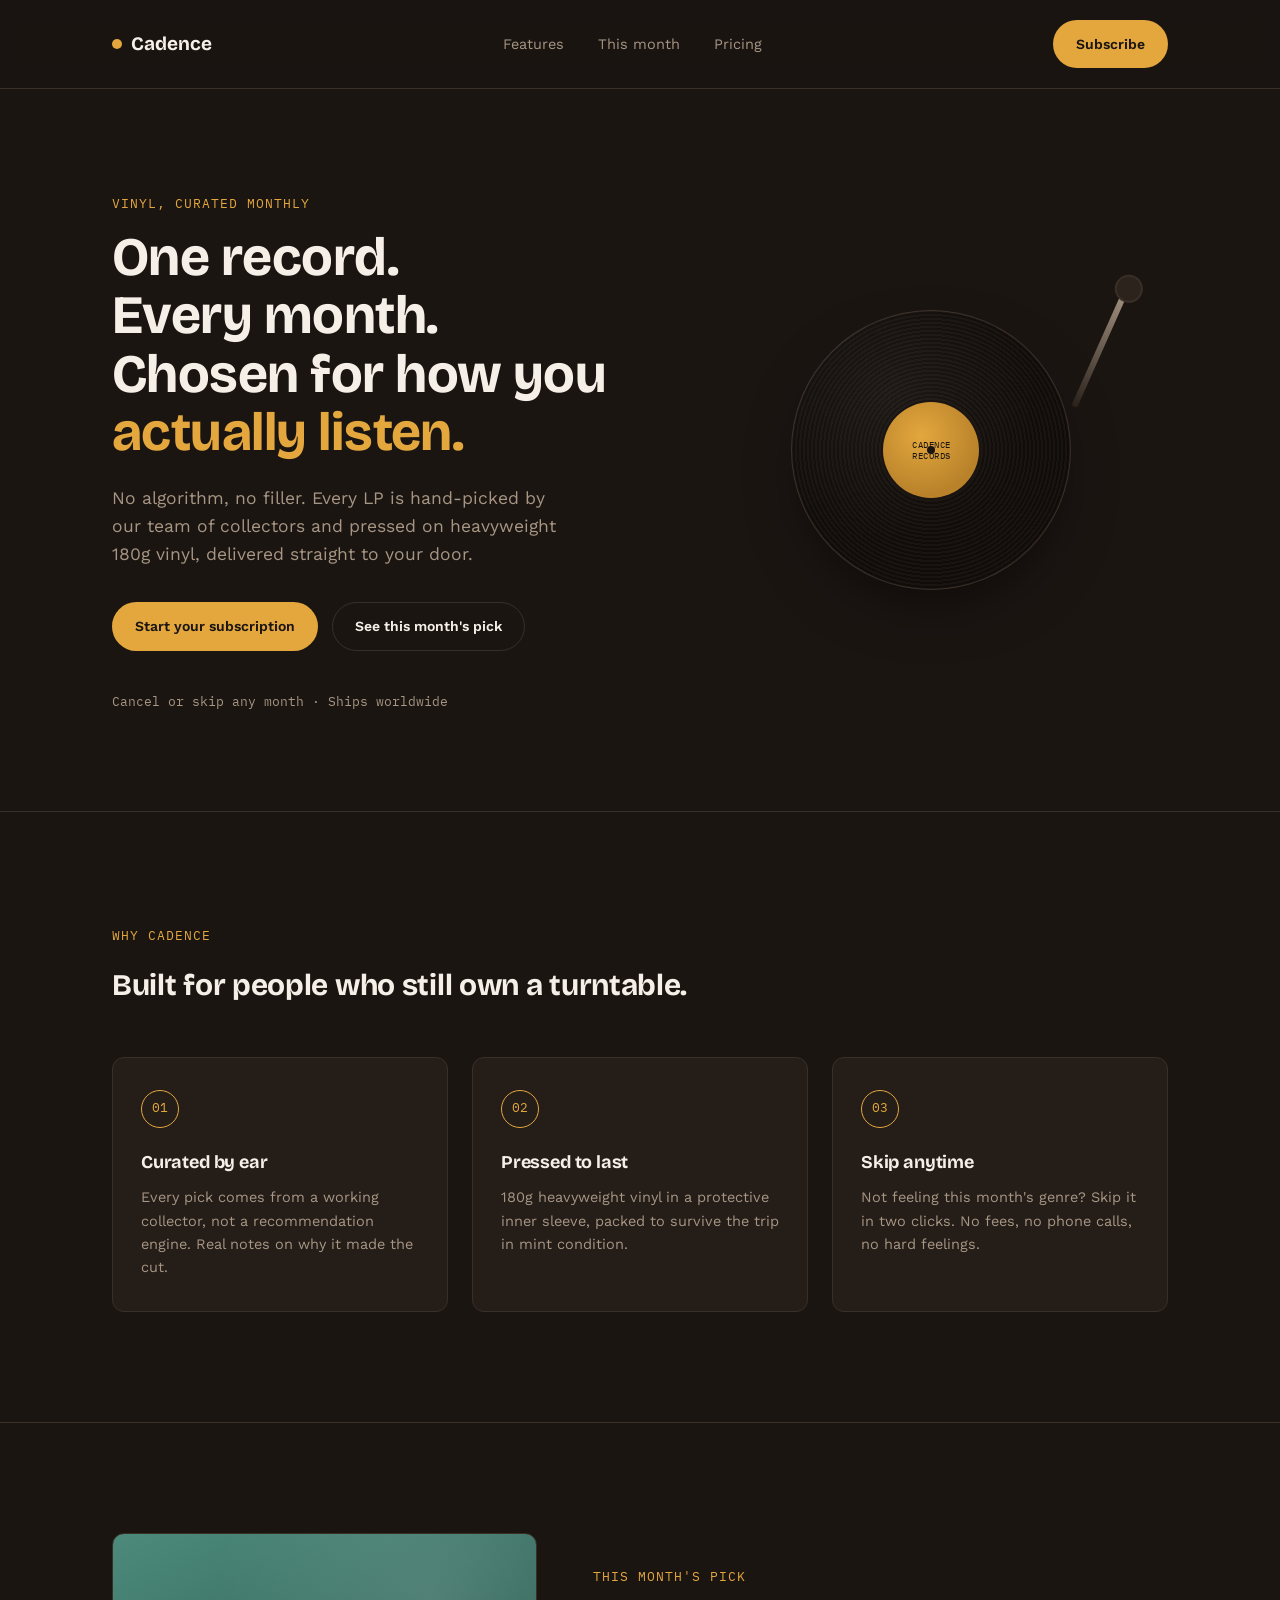
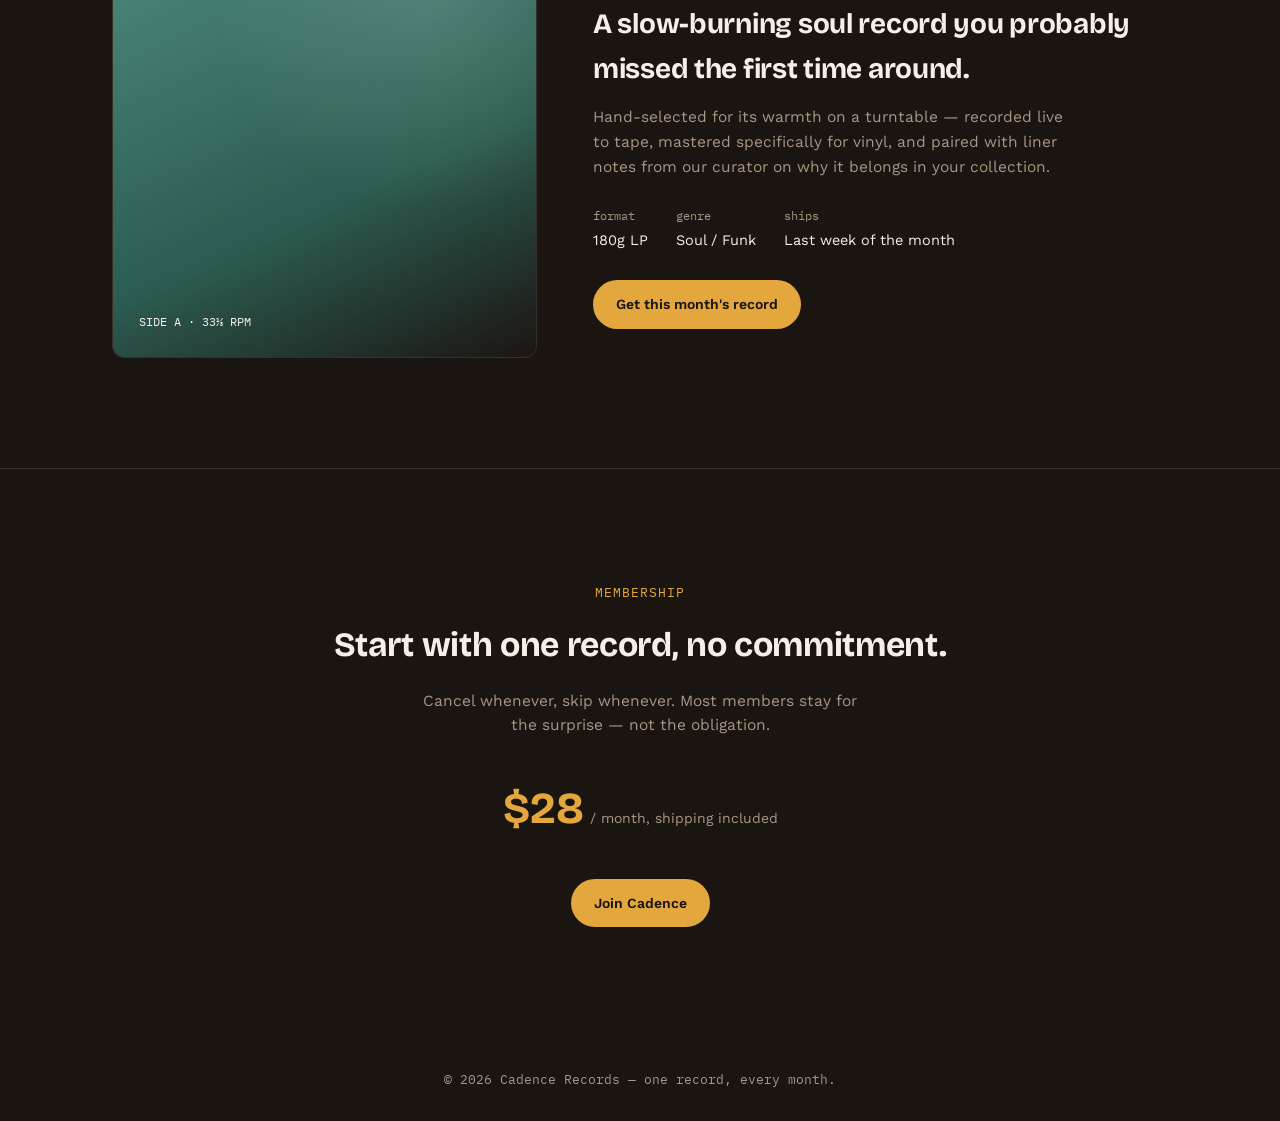
<file: index.html>
<!DOCTYPE html>
<html lang="en">
<head>
<meta charset="UTF-8">
<meta name="viewport" content="width=device-width, initial-scale=1.0">
<title>Cadence — one record, every month</title>
<link rel="preconnect" href="https://fonts.googleapis.com">
<link rel="preconnect" href="https://fonts.gstatic.com" crossorigin>
<link href="https://fonts.googleapis.com/css2?family=Bricolage+Grotesque:wght@600;700&family=Work+Sans:wght@400;500;600&family=IBM+Plex+Mono:wght@400;500&display=swap" rel="stylesheet">
<link rel="stylesheet" href="style.css">
</head>
<body>

  <header>
    <nav class="wrap">
      <div class="logo"><span class="dot"></span>Cadence</div>
      <div class="nav-links">
        <a href="#features">Features</a>
        <a href="#pick">This month</a>
        <a href="#pricing">Pricing</a>
      </div>
      <a href="#pricing" class="btn btn-primary">Subscribe</a>
    </nav>
  </header>

  <section class="hero">
    <div class="wrap">
      <div>
        <span class="eyebrow">Vinyl, curated monthly</span>
        <h1>One record.<br>Every month.<br>Chosen for how you <span class="accent">actually listen.</span></h1>
        <p class="lead">No algorithm, no filler. Every LP is hand-picked by our team of collectors and pressed on heavyweight 180g vinyl, delivered straight to your door.</p>
        <div class="hero-actions">
          <a href="#pricing" class="btn btn-primary">Start your subscription</a>
          <a href="#pick" class="btn btn-ghost">See this month's pick</a>
        </div>
        <div class="hero-note">Cancel or skip any month · Ships worldwide</div>
      </div>
      <div class="record-stage">
        <div class="tonearm"></div>
        <div class="record">
          <div class="record-label"><span>CADENCE<br>RECORDS</span></div>
        </div>
      </div>
    </div>
  </section>

  <section id="features">
    <div class="wrap">
      <span class="eyebrow">Why Cadence</span>
      <h2 style="font-size:30px;">Built for people who still own a turntable.</h2>
      <div class="features-grid">
        <div class="feature-card">
          <div class="feature-mark">01</div>
          <h3>Curated by ear</h3>
          <p>Every pick comes from a working collector, not a recommendation engine. Real notes on why it made the cut.</p>
        </div>
        <div class="feature-card">
          <div class="feature-mark">02</div>
          <h3>Pressed to last</h3>
          <p>180g heavyweight vinyl in a protective inner sleeve, packed to survive the trip in mint condition.</p>
        </div>
        <div class="feature-card">
          <div class="feature-mark">03</div>
          <h3>Skip anytime</h3>
          <p>Not feeling this month's genre? Skip it in two clicks. No fees, no phone calls, no hard feelings.</p>
        </div>
      </div>
    </div>
  </section>

  <section id="pick" class="pick-section">
    <div class="wrap">
      <div class="pick-sleeve"><span>SIDE A · 33⅓ RPM</span></div>
      <div>
        <span class="eyebrow">This month's pick</span>
        <h2>A slow-burning soul record you probably missed the first time around.</h2>
        <p>Hand-selected for its warmth on a turntable — recorded live to tape, mastered specifically for vinyl, and paired with liner notes from our curator on why it belongs in your collection.</p>
        <div class="pick-meta">
          <div>format<span>180g LP</span></div>
          <div>genre<span>Soul / Funk</span></div>
          <div>ships<span>Last week of the month</span></div>
        </div>
        <a href="#pricing" class="btn btn-primary">Get this month's record</a>
      </div>
    </div>
  </section>

  <section id="pricing" class="cta-section">
    <div class="wrap">
      <span class="eyebrow">Membership</span>
      <h2>Start with one record, no commitment.</h2>
      <p>Cancel whenever, skip whenever. Most members stay for the surprise — not the obligation.</p>
      <div class="price-tag">
        <span class="num">$28</span>
        <span class="per">/ month, shipping included</span>
      </div>
      <div>
        <a href="#" class="btn btn-primary">Join Cadence</a>
      </div>
    </div>
  </section>

  <footer>
    <div class="wrap">© 2026 Cadence Records — one record, every month.</div>
  </footer>

</body>
</html>
</file>
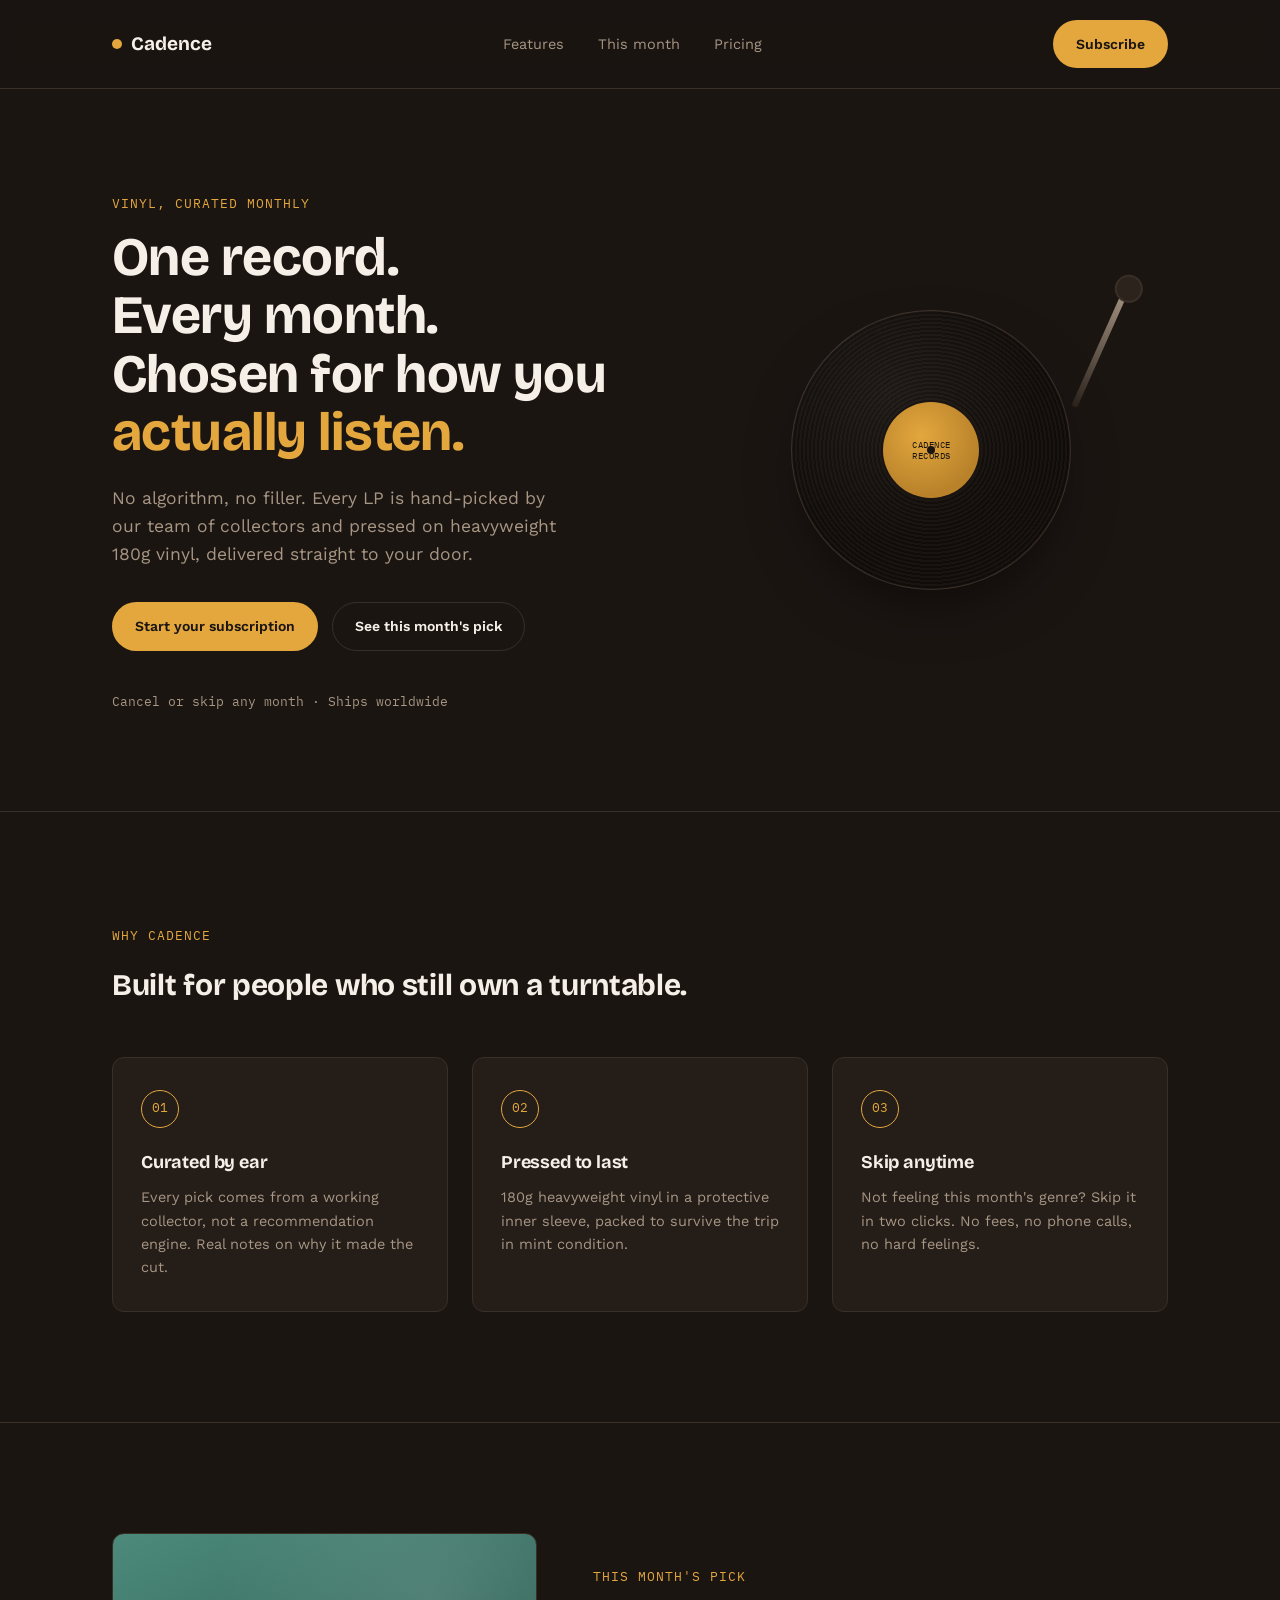
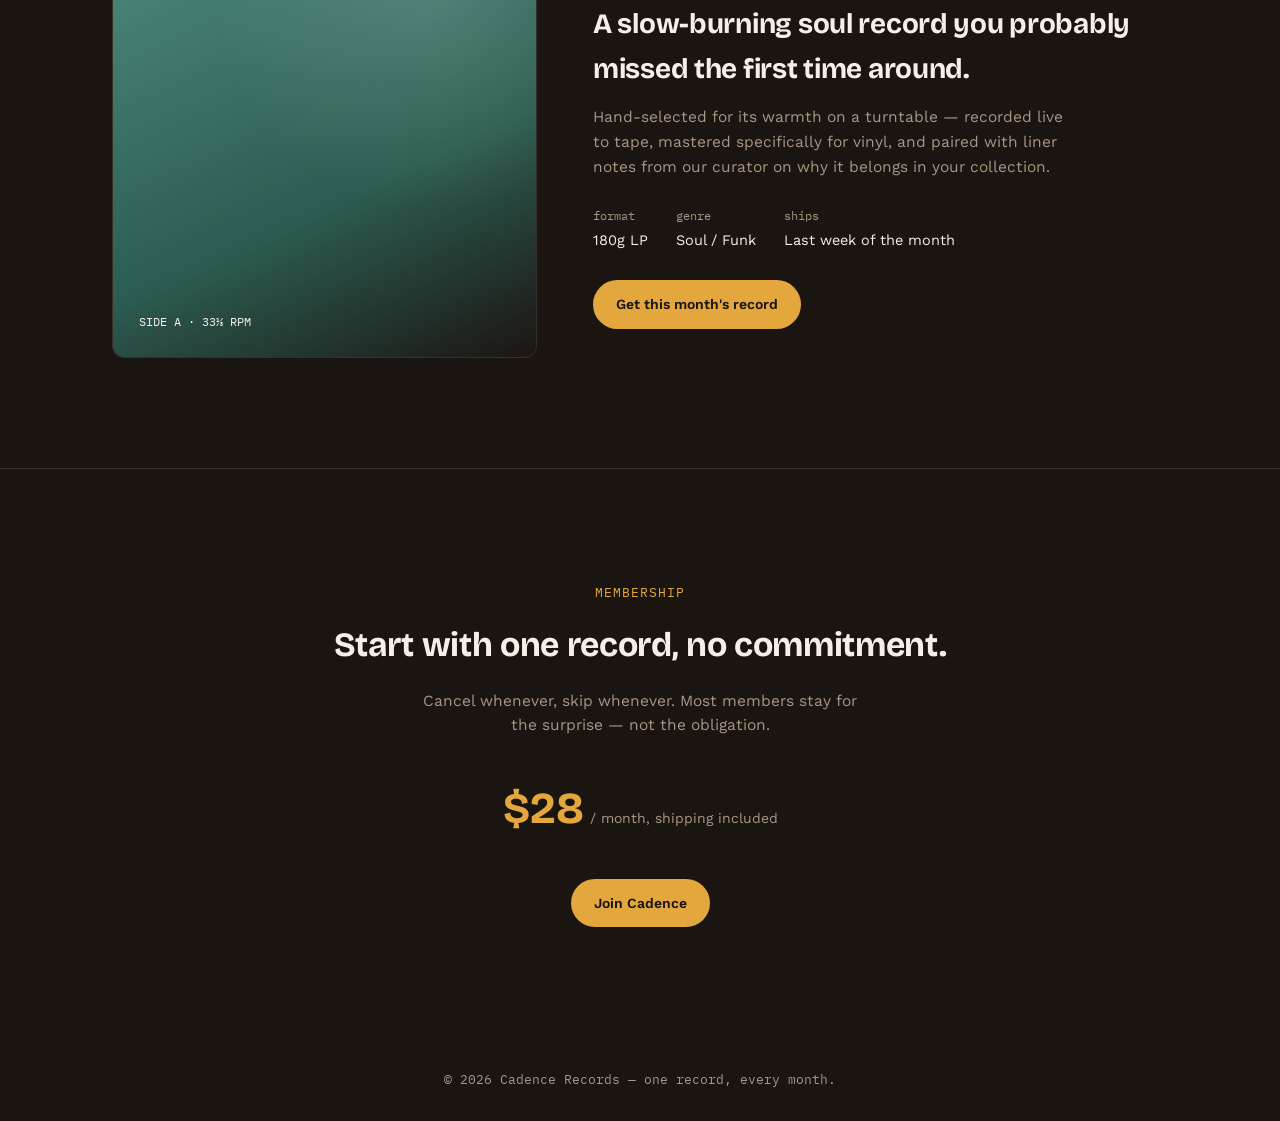
<file: Landing_page.html>
<!DOCTYPE html>
<html lang="en">
<head>
<meta charset="UTF-8">
<meta name="viewport" content="width=device-width, initial-scale=1.0">
<title>Cadence — one record, every month</title>
<link rel="preconnect" href="https://fonts.googleapis.com">
<link rel="preconnect" href="https://fonts.gstatic.com" crossorigin>
<link href="https://fonts.googleapis.com/css2?family=Bricolage+Grotesque:wght@600;700&family=Work+Sans:wght@400;500;600&family=IBM+Plex+Mono:wght@400;500&display=swap" rel="stylesheet">
<link rel="stylesheet" href="Landing_page.css">
</head>
<body>

  <header>
    <nav class="wrap">
      <div class="logo"><span class="dot"></span>Cadence</div>
      <div class="nav-links">
        <a href="#features">Features</a>
        <a href="#pick">This month</a>
        <a href="#pricing">Pricing</a>
      </div>
      <a href="#pricing" class="btn btn-primary">Subscribe</a>
    </nav>
  </header>

  <section class="hero">
    <div class="wrap">
      <div>
        <span class="eyebrow">Vinyl, curated monthly</span>
        <h1>One record.<br>Every month.<br>Chosen for how you <span class="accent">actually listen.</span></h1>
        <p class="lead">No algorithm, no filler. Every LP is hand-picked by our team of collectors and pressed on heavyweight 180g vinyl, delivered straight to your door.</p>
        <div class="hero-actions">
          <a href="#pricing" class="btn btn-primary">Start your subscription</a>
          <a href="#pick" class="btn btn-ghost">See this month's pick</a>
        </div>
        <div class="hero-note">Cancel or skip any month · Ships worldwide</div>
      </div>
      <div class="record-stage">
        <div class="tonearm"></div>
        <div class="record">
          <div class="record-label"><span>CADENCE<br>RECORDS</span></div>
        </div>
      </div>
    </div>
  </section>

  <section id="features">
    <div class="wrap">
      <span class="eyebrow">Why Cadence</span>
      <h2 style="font-size:30px;">Built for people who still own a turntable.</h2>
      <div class="features-grid">
        <div class="feature-card">
          <div class="feature-mark">01</div>
          <h3>Curated by ear</h3>
          <p>Every pick comes from a working collector, not a recommendation engine. Real notes on why it made the cut.</p>
        </div>
        <div class="feature-card">
          <div class="feature-mark">02</div>
          <h3>Pressed to last</h3>
          <p>180g heavyweight vinyl in a protective inner sleeve, packed to survive the trip in mint condition.</p>
        </div>
        <div class="feature-card">
          <div class="feature-mark">03</div>
          <h3>Skip anytime</h3>
          <p>Not feeling this month's genre? Skip it in two clicks. No fees, no phone calls, no hard feelings.</p>
        </div>
      </div>
    </div>
  </section>

  <section id="pick" class="pick-section">
    <div class="wrap">
      <div class="pick-sleeve"><span>SIDE A · 33⅓ RPM</span></div>
      <div>
        <span class="eyebrow">This month's pick</span>
        <h2>A slow-burning soul record you probably missed the first time around.</h2>
        <p>Hand-selected for its warmth on a turntable — recorded live to tape, mastered specifically for vinyl, and paired with liner notes from our curator on why it belongs in your collection.</p>
        <div class="pick-meta">
          <div>format<span>180g LP</span></div>
          <div>genre<span>Soul / Funk</span></div>
          <div>ships<span>Last week of the month</span></div>
        </div>
        <a href="#pricing" class="btn btn-primary">Get this month's record</a>
      </div>
    </div>
  </section>

  <section id="pricing" class="cta-section">
    <div class="wrap">
      <span class="eyebrow">Membership</span>
      <h2>Start with one record, no commitment.</h2>
      <p>Cancel whenever, skip whenever. Most members stay for the surprise — not the obligation.</p>
      <div class="price-tag">
        <span class="num">$28</span>
        <span class="per">/ month, shipping included</span>
      </div>
      <div>
        <a href="#" class="btn btn-primary">Join Cadence</a>
      </div>
    </div>
  </section>

  <footer>
    <div class="wrap">© 2026 Cadence Records — one record, every month.</div>
  </footer>

</body>
</html>
</file>
<file: style.css>
/* ============ Design tokens ============ */
:root{
  --bg:            #1b1512;
  --surface:       #241d18;
  --surface-2:     #2c231d;
  --line:          #3a2f27;
  --text:          #f5efe7;
  --text-muted:    #a79684;
  --amber:         #e3a73e;
  --amber-soft:    #e3a73e22;
  --teal:          #4c8a7c;
  --teal-soft:     #4c8a7c22;
  --radius:        12px;
}

*{ margin:0; padding:0; box-sizing:border-box; }

html{ scroll-behavior:smooth; }

body{
  background:var(--bg);
  color:var(--text);
  font-family:'Work Sans', sans-serif;
  line-height:1.6;
  -webkit-font-smoothing:antialiased;
}

h1,h2,h3{ font-family:'Bricolage Grotesque', sans-serif; font-weight:700; letter-spacing:-0.01em; }

a{ color:inherit; text-decoration:none; }

.mono{ font-family:'IBM Plex Mono', monospace; }

.wrap{
  max-width:1120px;
  margin:0 auto;
  padding:0 32px;
}

section{ padding:110px 0; border-bottom:1px solid var(--line); }

.eyebrow{
  font-family:'IBM Plex Mono', monospace;
  font-size:12.5px;
  color:var(--amber);
  text-transform:uppercase;
  letter-spacing:0.08em;
  margin-bottom:16px;
  display:inline-block;
}

/* ============ Nav ============ */
header{
  position:fixed;
  top:0; left:0; right:0;
  z-index:100;
  backdrop-filter:blur(10px);
  background:rgba(27,21,18,0.85);
  border-bottom:1px solid var(--line);
}
nav.wrap{
  display:flex;
  align-items:center;
  justify-content:space-between;
  padding-top:20px;
  padding-bottom:20px;
  flex-wrap:wrap;
  gap:14px;
}
.logo{
  font-family:'Bricolage Grotesque', sans-serif;
  font-size:19px;
  font-weight:700;
  display:flex;
  align-items:center;
  gap:9px;
}
.logo .dot{
  width:10px; height:10px;
  border-radius:50%;
  background:var(--amber);
  display:inline-block;
}
.nav-links{
  display:flex;
  gap:34px;
  font-size:14.5px;
  color:var(--text-muted);
}
.nav-links a{ transition:color .2s ease; }
.nav-links a:hover{ color:var(--text); }

.btn{
  display:inline-flex;
  align-items:center;
  gap:8px;
  padding:12px 22px;
  border-radius:100px;
  font-size:14px;
  font-weight:600;
  border:1px solid transparent;
  transition:all .2s ease;
  cursor:pointer;
}
.btn-primary{
  background:var(--amber);
  color:#1b1512;
}
.btn-primary:hover{
  background:#f2b854;
  transform:translateY(-2px);
  box-shadow:0 10px 24px -8px var(--amber-soft);
}
.btn-ghost{
  border-color:var(--line);
  color:var(--text);
}
.btn-ghost:hover{
  border-color:var(--teal);
  color:var(--teal);
}

/* ============ Hero ============ */
.hero{
  padding-top:190px;
  padding-bottom:100px;
}
.hero .wrap{
  display:grid;
  grid-template-columns:1.05fr 0.95fr;
  gap:60px;
  align-items:center;
}
.hero h1{
  font-size:clamp(36px, 5vw, 54px);
  line-height:1.08;
  margin-bottom:22px;
}
.hero h1 .accent{ color:var(--amber); }
.hero p.lead{
  font-size:17.5px;
  color:var(--text-muted);
  max-width:460px;
  margin-bottom:34px;
}
.hero-actions{ display:flex; gap:14px; flex-wrap:wrap; margin-bottom:40px; }

.hero-note{
  font-family:'IBM Plex Mono', monospace;
  font-size:12.5px;
  color:var(--text-muted);
}

/* ---- CSS-only spinning record (signature element) ---- */
.record-stage{
  position:relative;
  display:flex;
  align-items:center;
  justify-content:center;
  height:360px;
}
.record{
  width:280px;
  height:280px;
  border-radius:50%;
  background:
    repeating-radial-gradient(circle at center,
      #0f0c0a 0px, #0f0c0a 2px,
      #191410 2px, #191410 4px);
  box-shadow:
    0 25px 60px -20px rgba(0,0,0,0.6),
    inset 0 0 0 1px var(--line);
  position:relative;
  animation:spin 14s linear infinite;
  animation-play-state:paused;
}
.record-stage:hover .record{ animation-play-state:running; }
.record::before{
  content:"";
  position:absolute;
  inset:0;
  border-radius:50%;
  background:radial-gradient(circle at 35% 30%, rgba(255,255,255,0.05), transparent 55%);
}
.record-label{
  position:absolute;
  top:50%; left:50%;
  width:96px; height:96px;
  transform:translate(-50%,-50%);
  border-radius:50%;
  background:radial-gradient(circle at 40% 35%, var(--amber), #b9822a 70%);
  display:flex;
  align-items:center;
  justify-content:center;
  box-shadow:0 0 0 2px var(--bg);
}
.record-label span{
  font-family:'IBM Plex Mono', monospace;
  font-size:9px;
  letter-spacing:0.06em;
  color:#1b1512;
  text-align:center;
  line-height:1.3;
}
.record-label::after{
  content:"";
  position:absolute;
  width:8px; height:8px;
  border-radius:50%;
  background:var(--bg);
}
.tonearm{
  position:absolute;
  top:18px; right:38px;
  width:6px; height:130px;
  background:linear-gradient(var(--text-muted), var(--surface-2));
  border-radius:4px;
  transform-origin:top center;
  transform:rotate(24deg);
}
.tonearm::before{
  content:"";
  position:absolute;
  top:-14px; left:-9px;
  width:24px; height:24px;
  border-radius:50%;
  background:var(--surface-2);
  border:2px solid var(--line);
}
@keyframes spin{ to{ transform:rotate(360deg); } }

/* ============ Features ============ */
.features-grid{
  display:grid;
  grid-template-columns:repeat(3, 1fr);
  gap:24px;
  margin-top:48px;
}
.feature-card{
  background:var(--surface);
  border:1px solid var(--line);
  border-radius:var(--radius);
  padding:32px 28px;
  transition:transform .25s ease, border-color .25s ease;
}
.feature-card:hover{
  transform:translateY(-6px);
  border-color:var(--amber);
}
.feature-mark{
  width:38px; height:38px;
  border-radius:50%;
  border:1.5px solid var(--amber);
  display:flex;
  align-items:center;
  justify-content:center;
  margin-bottom:20px;
  font-family:'IBM Plex Mono', monospace;
  font-size:13px;
  color:var(--amber);
}
.feature-card h3{ font-size:18px; margin-bottom:10px; }
.feature-card p{ color:var(--text-muted); font-size:14.5px; }

/* ============ This month's pick ============ */
.pick-section .wrap{
  display:grid;
  grid-template-columns:0.85fr 1.15fr;
  gap:56px;
  align-items:center;
}
.pick-sleeve{
  aspect-ratio:1;
  border-radius:var(--radius);
  background:linear-gradient(155deg, var(--teal) 0%, #2c5c51 60%, #1b1512 100%);
  border:1px solid var(--line);
  display:flex;
  align-items:flex-end;
  padding:26px;
  position:relative;
  overflow:hidden;
}
.pick-sleeve::after{
  content:"";
  position:absolute;
  inset:0;
  background:radial-gradient(circle at 75% 15%, rgba(255,255,255,0.12), transparent 45%);
}
.pick-sleeve span{
  font-family:'IBM Plex Mono', monospace;
  font-size:12px;
  color:var(--text);
  position:relative;
  z-index:1;
}
.pick-section h2{ font-size:28px; margin-bottom:14px; }
.pick-section p{ color:var(--text-muted); font-size:15.5px; margin-bottom:26px; max-width:480px; }
.pick-meta{ display:flex; gap:28px; flex-wrap:wrap; margin-bottom:28px; }
.pick-meta div{ font-family:'IBM Plex Mono', monospace; font-size:12px; color:var(--text-muted); }
.pick-meta div span{ display:block; color:var(--text); font-family:'Work Sans', sans-serif; font-size:14.5px; margin-top:4px; }

/* ============ Pricing / CTA ============ */
.cta-section{ text-align:center; border-bottom:none; }
.cta-section h2{ font-size:34px; margin-bottom:16px; }
.cta-section p{ color:var(--text-muted); max-width:460px; margin:0 auto 36px; font-size:15.5px; }
.price-tag{
  display:inline-flex;
  align-items:baseline;
  gap:6px;
  margin-bottom:34px;
}
.price-tag .num{ font-family:'Bricolage Grotesque', sans-serif; font-size:44px; font-weight:700; color:var(--amber); }
.price-tag .per{ color:var(--text-muted); font-size:14px; }

footer{
  padding:32px 0;
  text-align:center;
  font-family:'IBM Plex Mono', monospace;
  font-size:12.5px;
  color:var(--text-muted);
}

/* ============ Responsive ============ */
@media (max-width:860px){
  section{ padding:70px 0; }
  .hero{ padding-top:150px; padding-bottom:60px; }
  .hero .wrap{ grid-template-columns:1fr; gap:40px; }
  .record-stage{ height:280px; order:-1; }
  .record{ width:220px; height:220px; }
  .features-grid{ grid-template-columns:1fr; }
  .pick-section .wrap{ grid-template-columns:1fr; }
  nav.wrap{ justify-content:center; text-align:center; }
  .nav-links{ gap:18px; flex-wrap:wrap; justify-content:center; }
}

@media (prefers-reduced-motion: reduce){
  .record{ animation:none !important; }
  *{ transition:none !important; scroll-behavior:auto !important; }
}
</file>
<file: Landing_page.css>
/* ============ Design tokens ============ */
:root{
  --bg:            #1b1512;
  --surface:       #241d18;
  --surface-2:     #2c231d;
  --line:          #3a2f27;
  --text:          #f5efe7;
  --text-muted:    #a79684;
  --amber:         #e3a73e;
  --amber-soft:    #e3a73e22;
  --teal:          #4c8a7c;
  --teal-soft:     #4c8a7c22;
  --radius:        12px;
}

*{ margin:0; padding:0; box-sizing:border-box; }

html{ scroll-behavior:smooth; }

body{
  background:var(--bg);
  color:var(--text);
  font-family:'Work Sans', sans-serif;
  line-height:1.6;
  -webkit-font-smoothing:antialiased;
}

h1,h2,h3{ font-family:'Bricolage Grotesque', sans-serif; font-weight:700; letter-spacing:-0.01em; }

a{ color:inherit; text-decoration:none; }

.mono{ font-family:'IBM Plex Mono', monospace; }

.wrap{
  max-width:1120px;
  margin:0 auto;
  padding:0 32px;
}

section{ padding:110px 0; border-bottom:1px solid var(--line); }

.eyebrow{
  font-family:'IBM Plex Mono', monospace;
  font-size:12.5px;
  color:var(--amber);
  text-transform:uppercase;
  letter-spacing:0.08em;
  margin-bottom:16px;
  display:inline-block;
}

/* ============ Nav ============ */
header{
  position:fixed;
  top:0; left:0; right:0;
  z-index:100;
  backdrop-filter:blur(10px);
  background:rgba(27,21,18,0.85);
  border-bottom:1px solid var(--line);
}
nav.wrap{
  display:flex;
  align-items:center;
  justify-content:space-between;
  padding-top:20px;
  padding-bottom:20px;
  flex-wrap:wrap;
  gap:14px;
}
.logo{
  font-family:'Bricolage Grotesque', sans-serif;
  font-size:19px;
  font-weight:700;
  display:flex;
  align-items:center;
  gap:9px;
}
.logo .dot{
  width:10px; height:10px;
  border-radius:50%;
  background:var(--amber);
  display:inline-block;
}
.nav-links{
  display:flex;
  gap:34px;
  font-size:14.5px;
  color:var(--text-muted);
}
.nav-links a{ transition:color .2s ease; }
.nav-links a:hover{ color:var(--text); }

.btn{
  display:inline-flex;
  align-items:center;
  gap:8px;
  padding:12px 22px;
  border-radius:100px;
  font-size:14px;
  font-weight:600;
  border:1px solid transparent;
  transition:all .2s ease;
  cursor:pointer;
}
.btn-primary{
  background:var(--amber);
  color:#1b1512;
}
.btn-primary:hover{
  background:#f2b854;
  transform:translateY(-2px);
  box-shadow:0 10px 24px -8px var(--amber-soft);
}
.btn-ghost{
  border-color:var(--line);
  color:var(--text);
}
.btn-ghost:hover{
  border-color:var(--teal);
  color:var(--teal);
}

/* ============ Hero ============ */
.hero{
  padding-top:190px;
  padding-bottom:100px;
}
.hero .wrap{
  display:grid;
  grid-template-columns:1.05fr 0.95fr;
  gap:60px;
  align-items:center;
}
.hero h1{
  font-size:clamp(36px, 5vw, 54px);
  line-height:1.08;
  margin-bottom:22px;
}
.hero h1 .accent{ color:var(--amber); }
.hero p.lead{
  font-size:17.5px;
  color:var(--text-muted);
  max-width:460px;
  margin-bottom:34px;
}
.hero-actions{ display:flex; gap:14px; flex-wrap:wrap; margin-bottom:40px; }

.hero-note{
  font-family:'IBM Plex Mono', monospace;
  font-size:12.5px;
  color:var(--text-muted);
}

/* ---- CSS-only spinning record (signature element) ---- */
.record-stage{
  position:relative;
  display:flex;
  align-items:center;
  justify-content:center;
  height:360px;
}
.record{
  width:280px;
  height:280px;
  border-radius:50%;
  background:
    repeating-radial-gradient(circle at center,
      #0f0c0a 0px, #0f0c0a 2px,
      #191410 2px, #191410 4px);
  box-shadow:
    0 25px 60px -20px rgba(0,0,0,0.6),
    inset 0 0 0 1px var(--line);
  position:relative;
  animation:spin 14s linear infinite;
  animation-play-state:paused;
}
.record-stage:hover .record{ animation-play-state:running; }
.record::before{
  content:"";
  position:absolute;
  inset:0;
  border-radius:50%;
  background:radial-gradient(circle at 35% 30%, rgba(255,255,255,0.05), transparent 55%);
}
.record-label{
  position:absolute;
  top:50%; left:50%;
  width:96px; height:96px;
  transform:translate(-50%,-50%);
  border-radius:50%;
  background:radial-gradient(circle at 40% 35%, var(--amber), #b9822a 70%);
  display:flex;
  align-items:center;
  justify-content:center;
  box-shadow:0 0 0 2px var(--bg);
}
.record-label span{
  font-family:'IBM Plex Mono', monospace;
  font-size:9px;
  letter-spacing:0.06em;
  color:#1b1512;
  text-align:center;
  line-height:1.3;
}
.record-label::after{
  content:"";
  position:absolute;
  width:8px; height:8px;
  border-radius:50%;
  background:var(--bg);
}
.tonearm{
  position:absolute;
  top:18px; right:38px;
  width:6px; height:130px;
  background:linear-gradient(var(--text-muted), var(--surface-2));
  border-radius:4px;
  transform-origin:top center;
  transform:rotate(24deg);
}
.tonearm::before{
  content:"";
  position:absolute;
  top:-14px; left:-9px;
  width:24px; height:24px;
  border-radius:50%;
  background:var(--surface-2);
  border:2px solid var(--line);
}
@keyframes spin{ to{ transform:rotate(360deg); } }

/* ============ Features ============ */
.features-grid{
  display:grid;
  grid-template-columns:repeat(3, 1fr);
  gap:24px;
  margin-top:48px;
}
.feature-card{
  background:var(--surface);
  border:1px solid var(--line);
  border-radius:var(--radius);
  padding:32px 28px;
  transition:transform .25s ease, border-color .25s ease;
}
.feature-card:hover{
  transform:translateY(-6px);
  border-color:var(--amber);
}
.feature-mark{
  width:38px; height:38px;
  border-radius:50%;
  border:1.5px solid var(--amber);
  display:flex;
  align-items:center;
  justify-content:center;
  margin-bottom:20px;
  font-family:'IBM Plex Mono', monospace;
  font-size:13px;
  color:var(--amber);
}
.feature-card h3{ font-size:18px; margin-bottom:10px; }
.feature-card p{ color:var(--text-muted); font-size:14.5px; }

/* ============ This month's pick ============ */
.pick-section .wrap{
  display:grid;
  grid-template-columns:0.85fr 1.15fr;
  gap:56px;
  align-items:center;
}
.pick-sleeve{
  aspect-ratio:1;
  border-radius:var(--radius);
  background:linear-gradient(155deg, var(--teal) 0%, #2c5c51 60%, #1b1512 100%);
  border:1px solid var(--line);
  display:flex;
  align-items:flex-end;
  padding:26px;
  position:relative;
  overflow:hidden;
}
.pick-sleeve::after{
  content:"";
  position:absolute;
  inset:0;
  background:radial-gradient(circle at 75% 15%, rgba(255,255,255,0.12), transparent 45%);
}
.pick-sleeve span{
  font-family:'IBM Plex Mono', monospace;
  font-size:12px;
  color:var(--text);
  position:relative;
  z-index:1;
}
.pick-section h2{ font-size:28px; margin-bottom:14px; }
.pick-section p{ color:var(--text-muted); font-size:15.5px; margin-bottom:26px; max-width:480px; }
.pick-meta{ display:flex; gap:28px; flex-wrap:wrap; margin-bottom:28px; }
.pick-meta div{ font-family:'IBM Plex Mono', monospace; font-size:12px; color:var(--text-muted); }
.pick-meta div span{ display:block; color:var(--text); font-family:'Work Sans', sans-serif; font-size:14.5px; margin-top:4px; }

/* ============ Pricing / CTA ============ */
.cta-section{ text-align:center; border-bottom:none; }
.cta-section h2{ font-size:34px; margin-bottom:16px; }
.cta-section p{ color:var(--text-muted); max-width:460px; margin:0 auto 36px; font-size:15.5px; }
.price-tag{
  display:inline-flex;
  align-items:baseline;
  gap:6px;
  margin-bottom:34px;
}
.price-tag .num{ font-family:'Bricolage Grotesque', sans-serif; font-size:44px; font-weight:700; color:var(--amber); }
.price-tag .per{ color:var(--text-muted); font-size:14px; }

footer{
  padding:32px 0;
  text-align:center;
  font-family:'IBM Plex Mono', monospace;
  font-size:12.5px;
  color:var(--text-muted);
}

/* ============ Responsive ============ */
@media (max-width:860px){
  section{ padding:70px 0; }
  .hero{ padding-top:150px; padding-bottom:60px; }
  .hero .wrap{ grid-template-columns:1fr; gap:40px; }
  .record-stage{ height:280px; order:-1; }
  .record{ width:220px; height:220px; }
  .features-grid{ grid-template-columns:1fr; }
  .pick-section .wrap{ grid-template-columns:1fr; }
  nav.wrap{ justify-content:center; text-align:center; }
  .nav-links{ gap:18px; flex-wrap:wrap; justify-content:center; }
}

@media (prefers-reduced-motion: reduce){
  .record{ animation:none !important; }
  *{ transition:none !important; scroll-behavior:auto !important; }
}
</file>
